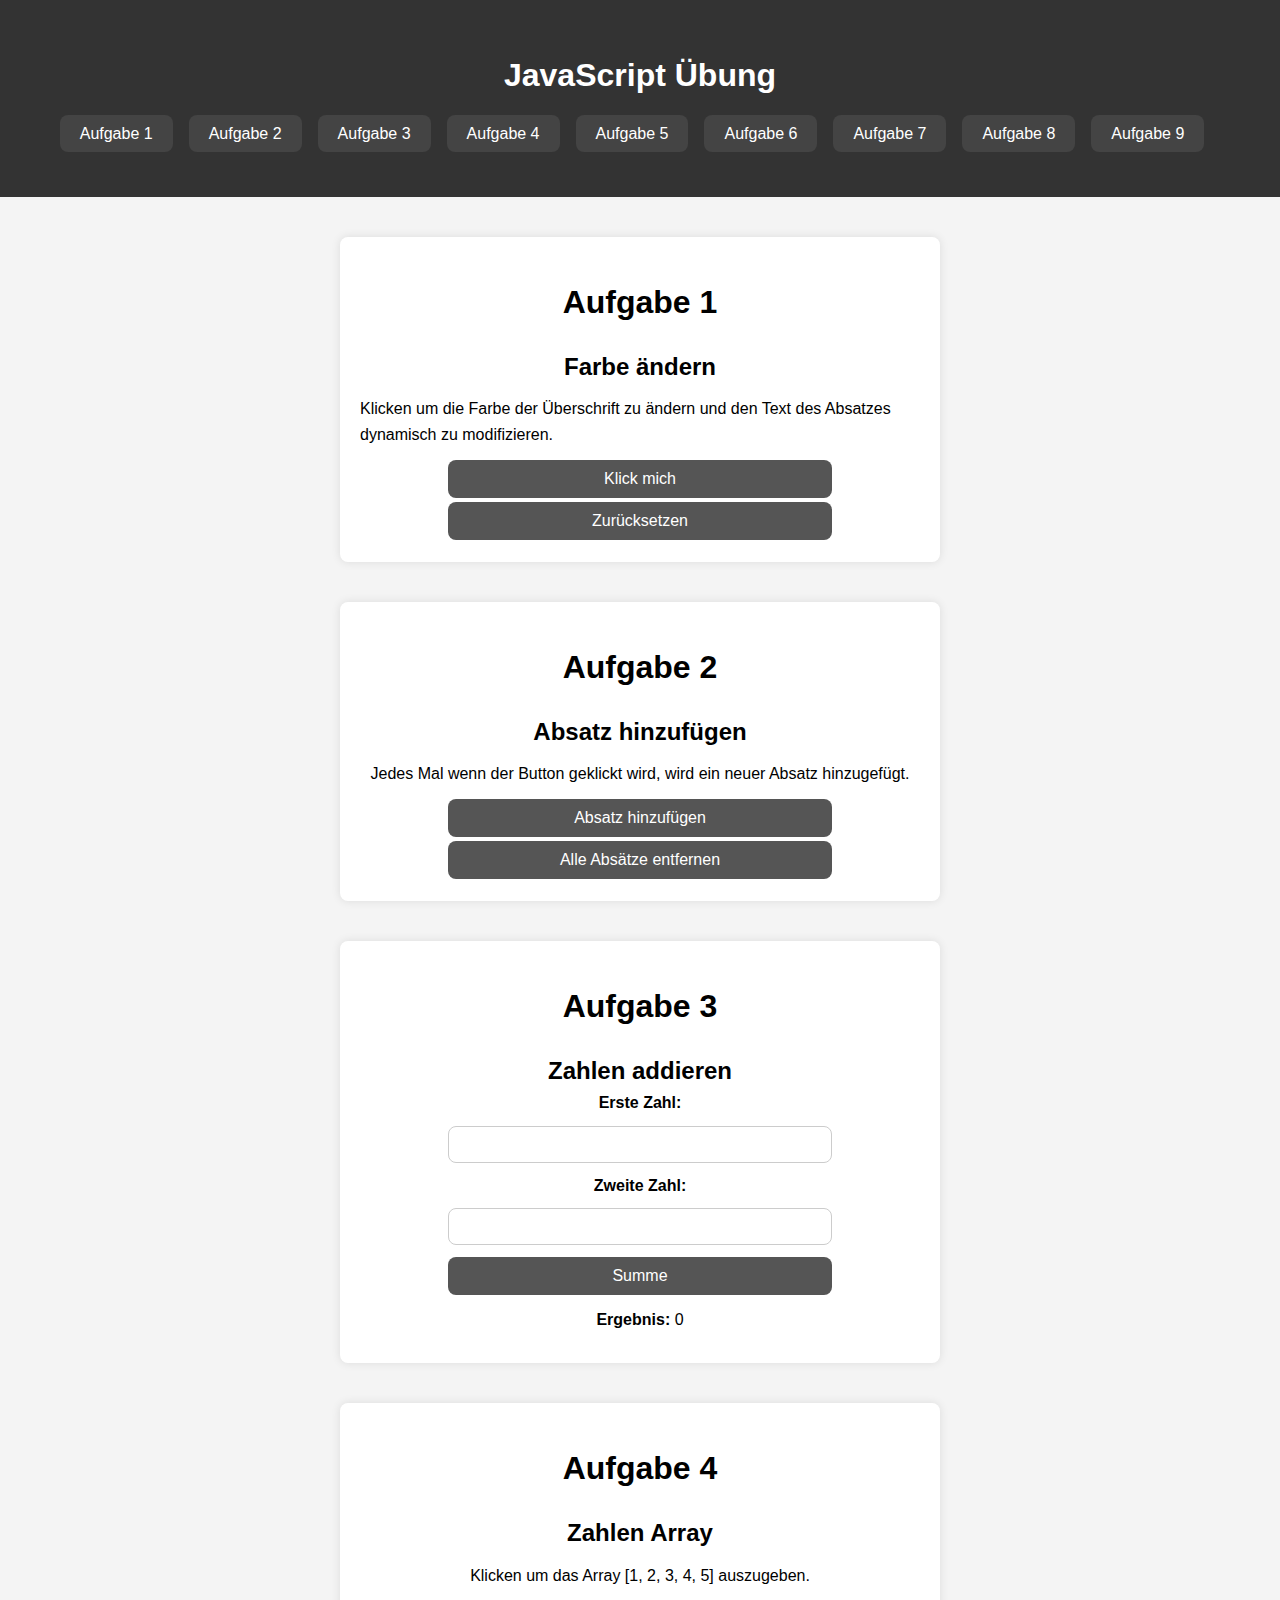
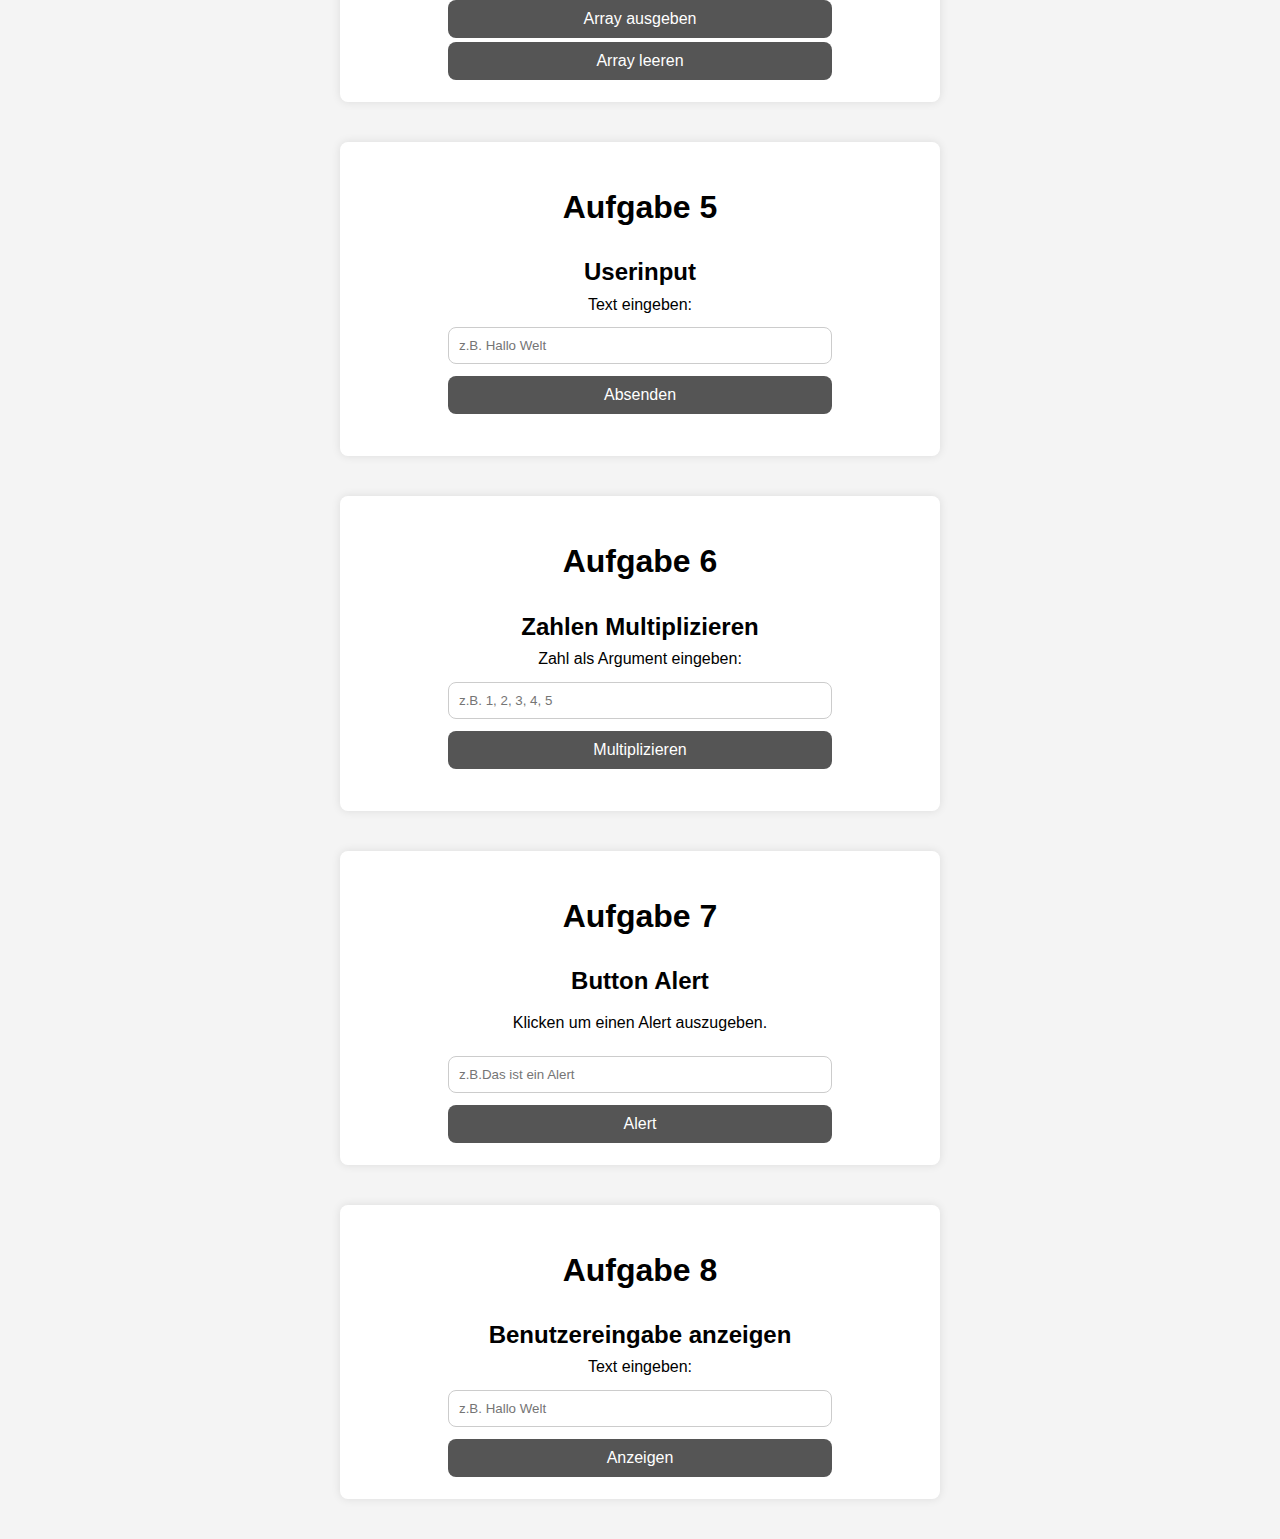
<file: index.html>
<html lang="en">
<head>
    <meta charset="UTF-8">
    <meta name="viewport" content="width=device-width, initial-scale=1.0">
    <title>JS-Übung</title>
    <link rel="stylesheet" href="./css/style.css">
    <script src="./js/script.js" defer></script>
</head>
<body>
    <header>
        <h1>JavaScript Übung</h1>
        <nav>
            <ul>
                <li><a href="#section1">Aufgabe 1</a></li>
                <li><a href="#section2">Aufgabe 2</a></li>
                <li><a href="#section3">Aufgabe 3</a></li>
                <li><a href="#section4">Aufgabe 4</a></li>
                <li><a href="#section5">Aufgabe 5</a></li>
                <li><a href="#section6">Aufgabe 6</a></li>
                <li><a href="#section7">Aufgabe 7</a></li>
                <li><a href="#section8">Aufgabe 8</a></li>
                <li><a href="aufgabe9.html">Aufgabe 9</a></li>
            </ul>
        </nav>
    </header>
    <main>
        <section id="section1">
            <div class="container">
                <h1>Aufgabe 1</h1>
                <h2 id="colorChange">Farbe ändern</h2>
                <p id="modifyText">Klicken um die Farbe der Überschrift zu ändern und den Text des Absatzes dynamisch zu modifizieren.</p>
                <button id="changeButton">Klick mich</button>
                <button id="resetButton">Zurücksetzen</button>
            </div>
        </section>

        <section id="section2">
            <div class="container">
                <h1>Aufgabe 2</h1>
                <h2>Absatz hinzufügen</h2>
                <p id="text">Jedes Mal wenn der Button geklickt wird, wird ein neuer Absatz hinzugefügt.</p>
                <button id="addButton">Absatz hinzufügen</button>
                <button id="clearButton">Alle Absätze entfernen</button>
                <div id="dynamicContent"></div>
            </div>
        </section>
        <section id="section3">
            <div class="container">
                <h1>Aufgabe 3</h1>
                <h2>Zahlen addieren</h2>
            <label for="number1"><strong>Erste Zahl:</strong></label>
            <input class="number-input" type="number" id="number1" name="number1">
            <label for="number2"><strong>Zweite Zahl:</strong></label>
            <input class="number-input" type="number" id="number2" name="number2">   
            <button id="sumButton">Summe</button>
            <p class="result"><strong>Ergebnis: </strong><span id="result">0</span></p>
            </div>
        </section>
        <section id="section4">
            <div class="container">
                <h1>Aufgabe 4</h1>
                <h2>Zahlen Array</h2>
                <p id="arrayText">Klicken um das Array [1, 2, 3, 4, 5] auszugeben.</p>
                <button id="arrayButton">Array ausgeben</button>
                <button id="clearArrayButton">Array leeren</button>
                <div id="arrayOutput"></div>
            </div>
        </section>
        <section id="section5">
            <div class="container">
                <h1>Aufgabe 5</h1>
                <h2>Userinput</h2>
                <label for="userInput">Text eingeben:</label>
                <input class="number-input" type="text" id="userInput" placeholder="z.B. Hallo Welt">
                <button id="submitInput">Absenden</button>
                <p id="inputOutput"></p>
            </div>
        </section>
        <section id="section6">
            <div class="container">
                <h1>Aufgabe 6</h1>
                <h2>Zahlen Multiplizieren</h2>
                <label for="argumentNumber">Zahl als Argument eingeben:</label>
                <input class="number-input" type="text" id="argumentNumber" placeholder="z.B. 1, 2, 3, 4, 5">
                <button id="multiplyButton">Multiplizieren</button>
                <p id="multiplyOutput"></p>
            </div>
        </section>
        <section id="section7">
            <div class="container">
                <h1>Aufgabe 7</h1>
                <h2>Button Alert</h2>
                <p>Klicken um einen Alert auszugeben.</p>
                <input class="number-input" type="text" id="alertInput" placeholder="z.B.Das ist ein Alert">
                <button id="alertButton">Alert</button>
            </div>
        </section>
        <section id="section8">
  <div class="container">
    <h1>Aufgabe 8</h1>
    <h2>Benutzereingabe anzeigen</h2>
    <label for="userInput8">Text eingeben:</label>
    <input class="number-input" type="text" id="userInput8" placeholder="z.B. Hallo Welt">
    <button id="submitInput8">Anzeigen</button>
    <h2 id="output"></h2>
  </div>
</section>
    </main>
    
</body>
</html>
</file>
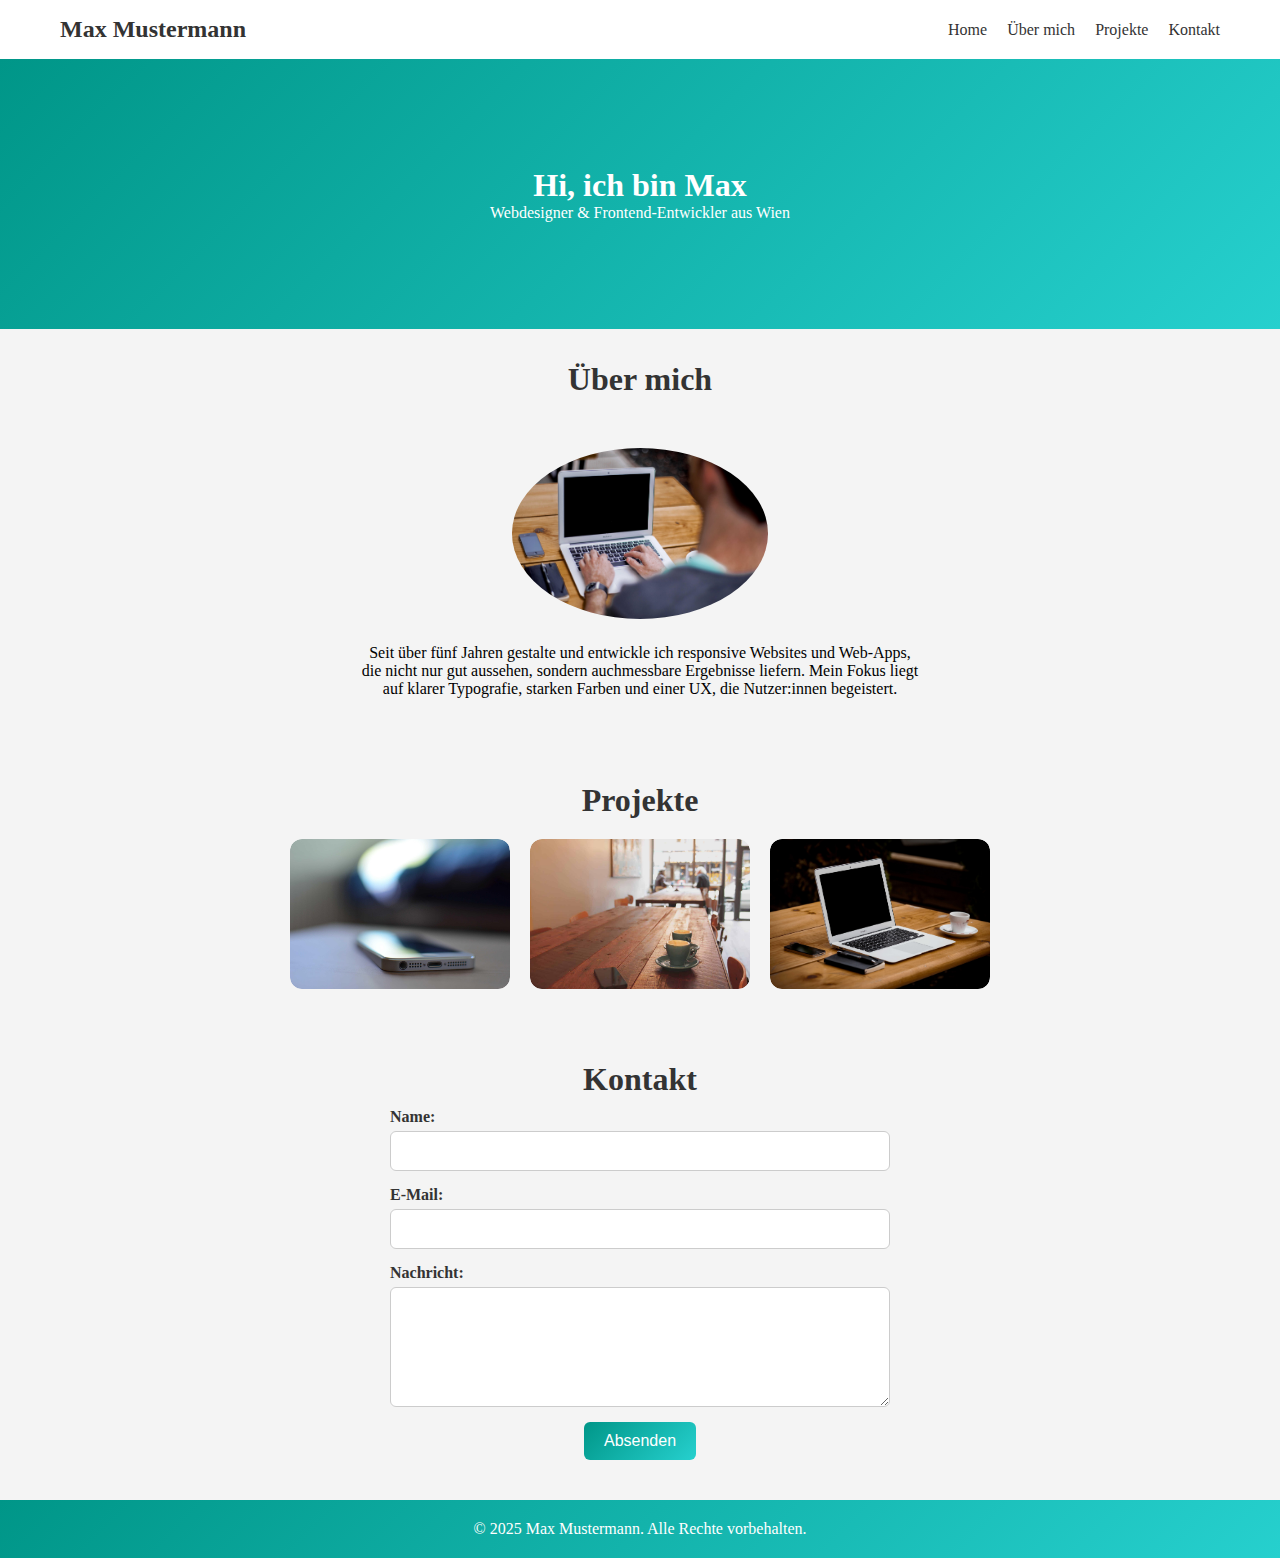
<file: aufgabe9.html>
<html lang="en">
<head>
    <meta charset="UTF-8">
    <meta name="viewport" content="width=device-width, initial-scale=1.0">
    <title>Aufgabe 9</title>
    <link rel="stylesheet" href="./css/aufgabe9.css">
    <script src="./js/aufgabe9.js" defer></script>
</head>
<body>
    <header>
        <div class="container">
            <nav class="navbar"> 
                <div class="logo">
                    <a href="#home">Max Mustermann</a>
                </div>
                <button class="menu-toggle" id="menuToggle">&#9776;</button>
                <ul class="nav-links" id="navLinks">
                    <li><a href="#home">Home</a></li>
                    <li><a href="#about">Über mich</a></li>
                    <li><a href="#projects">Projekte</a></li>
                    <li><a href="#" id="contactButton">Kontakt</a></li>
                </ul>
            </nav>
        </div>
    </header>
    <main>
        <section id="home" class="intro">
            <h1>Hi, ich bin Max</h1>
            <p>Webdesigner & Frontend-Entwickler aus Wien</p>
        </section>
        <section id="about" class="about">
            <div class="container-about">
                <h2>Über mich</h2>
                <img class="about-img" src="./img/aboutimg.jpg" alt="aboutimg">
                <div class="about-text-container">
                    <p>Seit über fünf Jahren gestalte und entwickle ich responsive Websites und Web-Apps,
                        die nicht nur gut aussehen, sondern auchmessbare Ergebnisse liefern. Mein Fokus
                        liegt auf klarer Typografie, starken Farben und einer UX, die Nutzer:innen begeistert.
                    </p>
                </div>
            </div>
        </section>
        <section id="projects" class="projects">
            <h2>Projekte</h2>
                <div class="project-container">
                    <div class="image-wrapper">
                        <img class="project-img" src="./img/160-3200x2119.jpg" alt="One-Pager Projekt">
                        <div class="overlay">One-Pager Projekt</div>
                    </div>
                     <div class="image-wrapper">
                        <img class="project-img" src="./img/0055.jpg" alt="SaaS Dashboard">
                        <div class="overlay">SaaS Dashboard</div>
                    </div>
                    <div class="image-wrapper">
                        <img class="project-img" src="./img/0-5000x3333.jpg" alt="E-Commerce Shop">
                        <div class="overlay">E-Commerce Shop</div>
                    </div>
                </div>
            </div>
        </section>
        <section id="contact" class="contact">
            <div class="container">
                <h2>Kontakt</h2>
                <form id="contactForm">
                <div class="form-group">
                    <label for="name">Name:</label>
                    <input type="text" id="name" name="name" required>
                </div>
                <div class="form-group">
                    <label for="email">E-Mail:</label>
                    <input type="email" id="email" name="email" required>
                </div>
                <div class="form-group">
                    <label for="message">Nachricht:</label>
                    <textarea id="message" name="message" required></textarea>
                </div>
                    <button type="submit" class="btn">Absenden</button>
                </form>
            </div>
        </section>

    </main>
<footer class="footer">
    <div class="container">
        <p>&copy; 2025 Max Mustermann. Alle Rechte vorbehalten.</p>
    </div>
</footer>

</body>
</html>
</file>
<file: css/style.css>
* {
    box-sizing: border-box;
    margin: 0;
    padding: 0;
}

body {
    display: flex;
    flex-direction: column;
    align-items: center;
    width: 100%;
    justify-content: center;
    font-family: Arial, sans-serif;
    line-height: 1.6;
    background: #f4f4f4;
}

header {
    width: 100vw;
    background: #333;
    color: #fff;
    padding: 30px 0;
    text-align: center;
}
main {
    display: flex;
    flex-direction: column;
    width: 100%;
    padding: 20px;
}
.container {
    display: flex;
    flex-direction: column;
    align-items: center;
    justify-content: center;
    width: 90vw;
    margin: 20px auto;
    max-width: 600px;
    padding: 20px;
    background: #fff;
    border-radius: 8px;
    box-shadow: 0 0 10px rgba(0, 0, 0, 0.1);
}
nav ul {
    display: flex;
    list-style: none;
    padding: 0;
    margin: 0;
}
nav li {
    display: inline-block;
    margin-right: 1rem;
}
nav a {
    text-decoration: none;
    color: #fff;
    padding: 10px 20px;
    border-radius: 8px;
    background: #444;
}
nav a:hover {
    background: #555;
}
nav {
    display: flex;
    justify-content: center;
    margin-bottom: 20px;
}
.number-input {
    width: 30vw;
    padding: 10px;
    border-radius: 8px;
    border: 1px solid #ccc;
    margin: 10px 0;
}
button {
    background: #555;
    border: none;
    color: #fff;
    cursor: pointer;
    padding: 10px 20px;
    border-radius: 8px;
    font-size: 16px;
    margin: 2px 0;
    width: 30vw;
}

button:hover {
    background: #666;
}
h1 {
    margin: 20px 0;
}
p {
    margin: 10px 0;
}
</file>
<file: css/aufgabe9.css>
* {
  box-sizing: border-box;
  margin: 0;
  padding: 0;
}

.container {
  max-width: 1200px;
  margin: 0 auto;
  padding: 0 20px;
}

.navbar {
  display: flex;
  justify-content: space-between;
  align-items: center;
  padding: 1rem 0;
  position: relative;
}

.logo a {
  text-decoration: none;
  font-size: 1.5rem;
  font-weight: bold;
  color: #333;
}

.nav-links {
  list-style: none;
  display: flex;
  gap: 20px;
}

.nav-links li a {
  text-decoration: none;
  color: #333;
  font-weight: 500;
}

.menu-toggle {
    display: none;
    font-size: 2rem;
    background: none;
    border: none;
    cursor: pointer;
    color: #333;
    position: absolute;
    right: 20px;
    top: 10px;
}

@media (max-width: 768px) {
  .nav-links {
    flex-direction: column;
    position: absolute;
    top: 100%;
    left: 50%;
    transform: translateX(-50%);
    background-color: white;
    width: 80%;
    text-align: center;
    padding: 1rem;
    box-shadow: 0 4px 6px rgba(0, 0, 0, 0.1);
    display: none;
  }

  .nav-links.active {
    display: flex;
  }

  .nav-links li {
    width: 100%;
    padding: 10px 0;
  }

  .menu-toggle {
    display: block;
    position: absolute;
    right: 20px;
    top: 10px;
  }
}

.intro {
  height: 30vh;
  display: flex;
  flex-direction: column;
  justify-content: center;
  align-items: center;
  background: linear-gradient(135deg, #009688, #26d0ce);
  color: white;
  text-align: center;
}

.about {
  padding: 2rem 0;
  background-color: #f4f4f4;
}
.about h2 {
  font-size: 2rem;
  margin-bottom: 20px;
  color: #333;
}
.container-about {
  display: flex;
  flex-direction: column;
  align-items: center;
  text-align: center;
}

.about-img {
  width: 20vw;
  max-width: 600px;
  border-radius: 50%;
  margin: 30px 5px 5px 5px;
}

.about-text-container {
  display: flex;
  flex-direction: column;
  align-items: center;
  justify-content: center;
  text-align: center;
  padding: 20px;
  max-width: 600px;
  margin: 0 auto;
}

.project-container {
  display: flex;
  justify-content: center;
  gap: 20px;
  flex-wrap: wrap;
}

.image-wrapper {
  position: relative;
  width: 220px;
  height: 150px;
  overflow: hidden;
  border-radius: 12px;
}

.project-img {
  width: 100%;
  height: 100%;
  object-fit: cover;
  border-radius: 12px;
  transition: transform 0.3s ease-in-out;
}

.image-wrapper:hover .project-img {
  transform: scale(1.1);
}

.overlay {
  position: absolute;
  bottom: 0;
  left: 0;
  width: 100%;
  height: 40px;
  background: rgba(58, 58, 58, 0.7);
  color: white;
  display: flex;
  justify-content: center;
  align-items: center;
  font-size: 1rem;
  opacity: 0;
  transition: opacity 0.3s ease-in-out;
}

.image-wrapper:hover .overlay {
  opacity: 1;
}

.contact {
  background-color: #f4f4f4;
  padding: 40px 0;
  text-align: center;
}

.contact h2 {
  font-size: 2rem;
  margin-bottom: 10px;
  color: #333;
}

.contact p {
  font-size: 1rem;
  color: #555;
  margin-bottom: 20px;
}

.contact form {
  max-width: 500px;
  margin: 0 auto;
}

.form-group {
  margin-bottom: 15px;
  text-align: left;
}

.form-group label {
  display: block;
  font-weight: bold;
  color: #333;
  margin-bottom: 5px;
}

.form-group input,
.form-group textarea {
  width: 100%;
  padding: 10px;
  border: 1px solid #ccc;
  border-radius: 6px;
  font-size: 1rem;
}

.form-group textarea {
  height: 120px;
}

.btn {
  background: linear-gradient(135deg, #009688, #26d0ce);
  color: white;
  border: none;
  padding: 10px 20px;
  font-size: 1rem;
  border-radius: 6px;
  cursor: pointer;
  transition: background 0.3s ease;
}

.btn:hover {
  background: linear-gradient(135deg, #00796b, #1db2be);
}

.footer {
  background: linear-gradient(135deg, #009688, #26d0ce);
  padding: 20px 0;
  text-align: center;
  color: white;
}

.footer p {
  font-size: 1rem;
  margin: 0;
}

.projects {
  padding: 2rem 0;
  background-color: #f4f4f4;
  text-align: center;
}
.projects h2 {
  font-size: 2rem;
  margin-bottom: 20px;
  color: #333;
}
</file>
